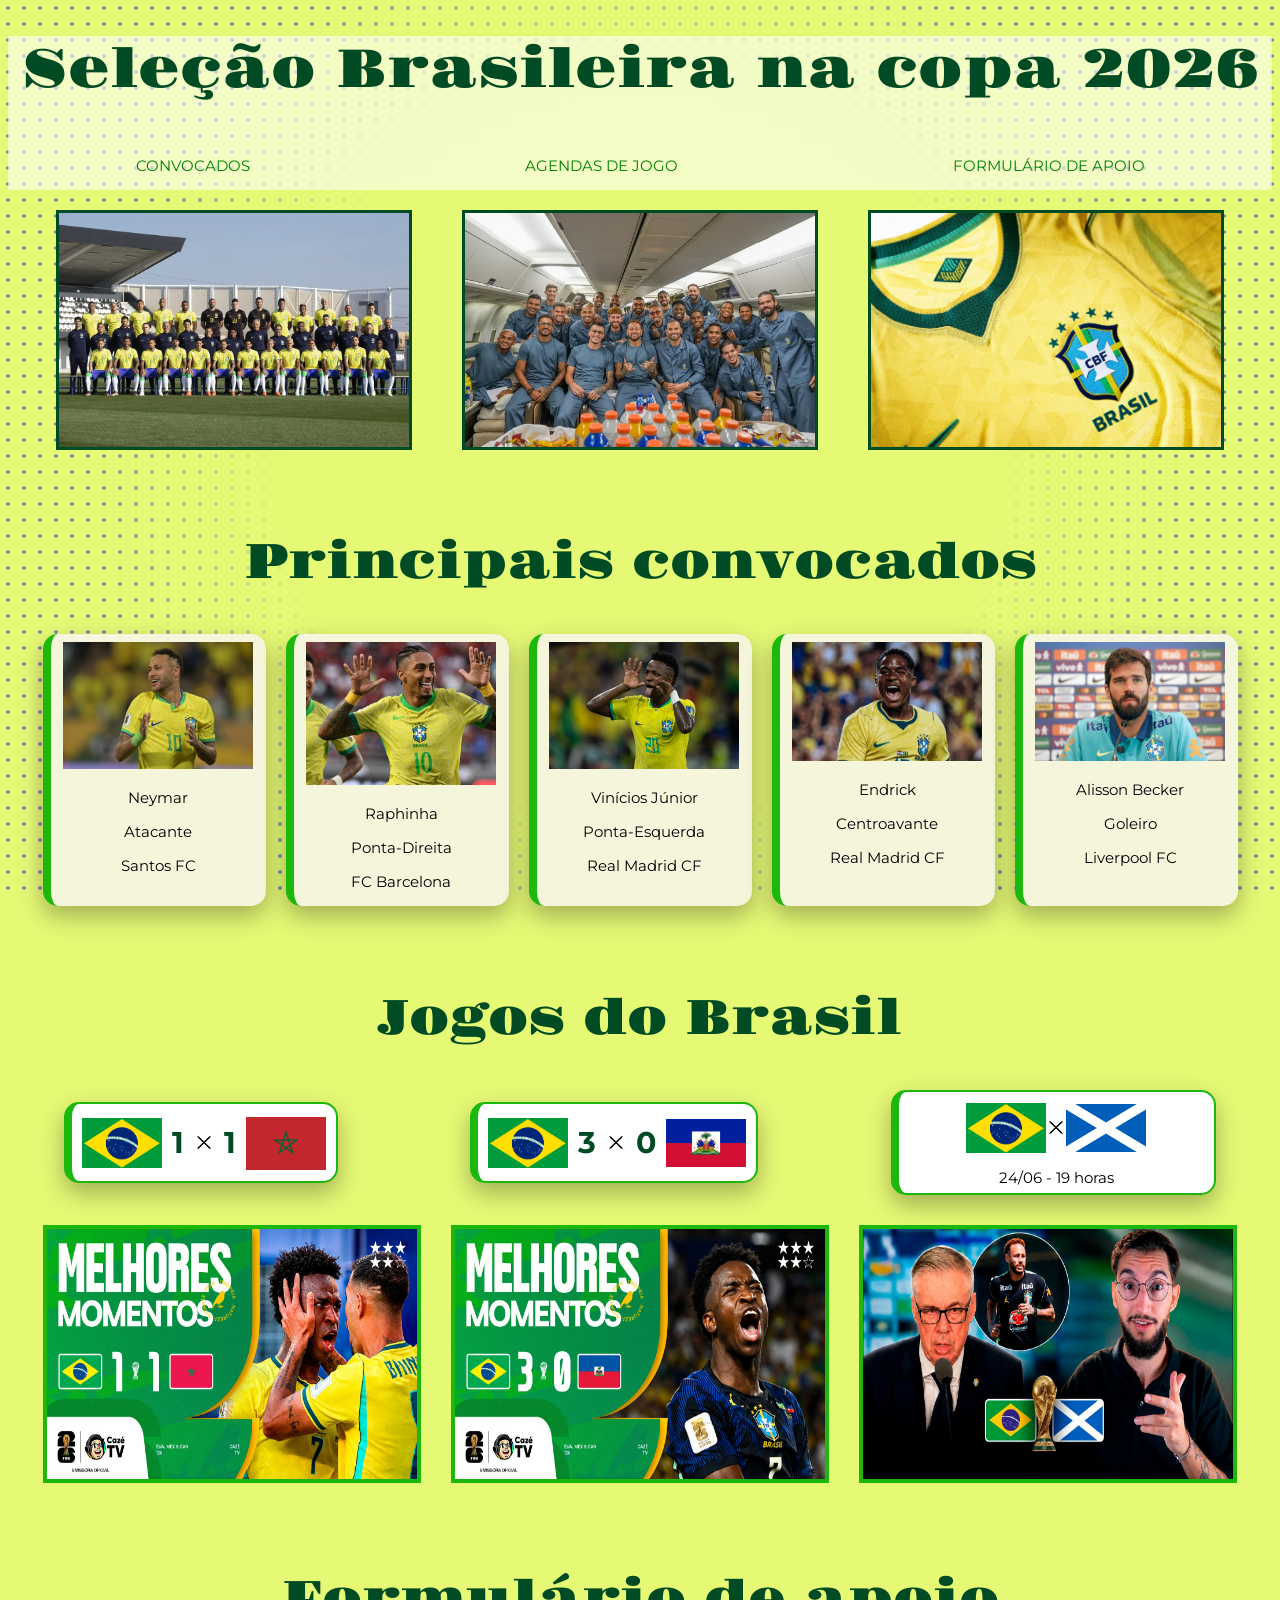
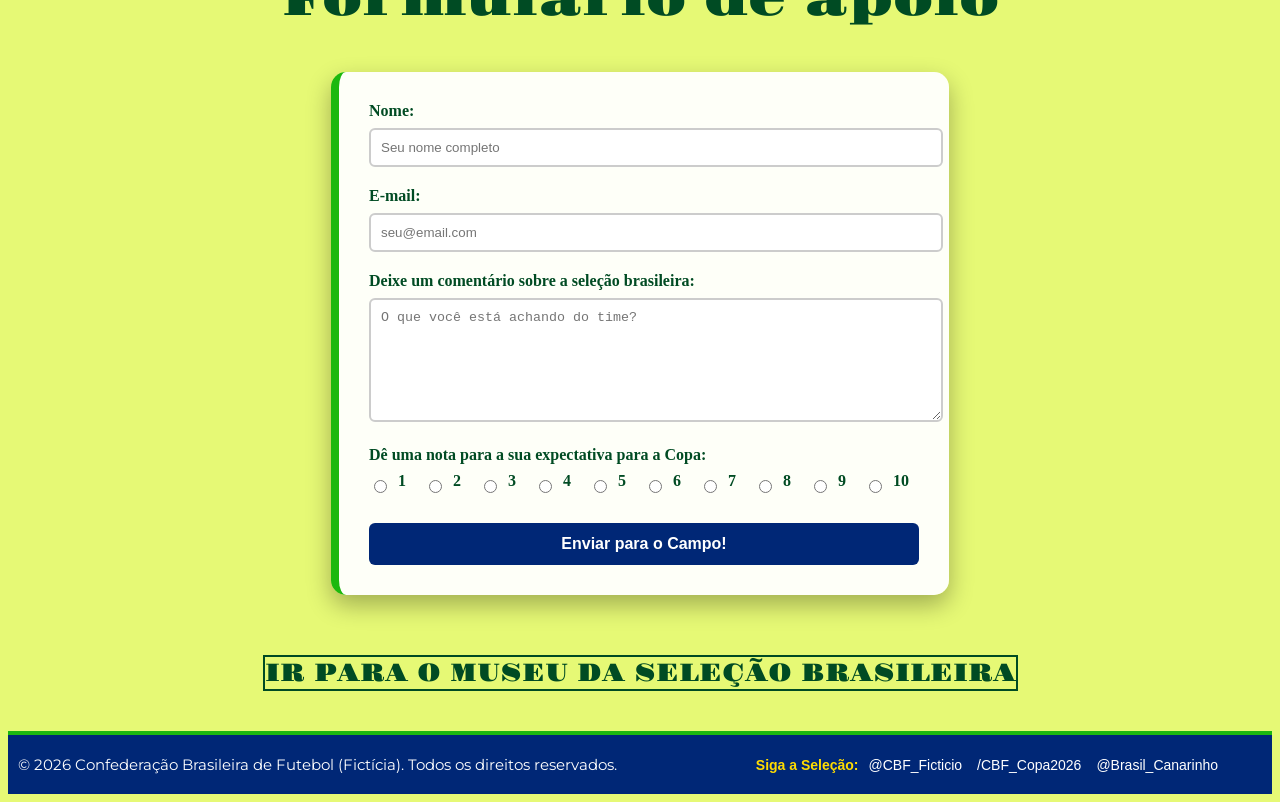
<file: index.html>
<!DOCTYPE html>
<html lang="pt-br">
<head>
    <meta charset="UTF-8">
    <meta name="viewport" content="width=device-width, initial-scale=1.0">
    <title>CBF</title>

    <link rel="shortcut icon" href="imagens/brasao.selecao.brasileira.png" type="image/x-icon">
    <link rel="stylesheet" href="selecao.css">
</head>
<body>

<header>
   
        <h1>Seleção Brasileira na copa 2026</h1>

        <nav>
        <p><a href="#convocados">CONVOCADOS</a></p>
        <p><a href="#jogossection">AGENDAS DE JOGO</a></p>
        <p><a href="#formularioapoio">FORMULÁRIO DE APOIO</a></p>
        </nav>

</header>
<div id="foto_convocados">
          <img class="fotoconvocados" src="imagens/foto.de.todos.convocados.webp" alt="Foto de todos os convocados juntos">
          <img class="fotoconvocados" src="imagens/foto.no.avião.webp" alt="Foto de todos os convocados juntos no avião">
          <img class="fotoconvocados" src="imagens/camisa.selecao.avif" alt="Camisa da Seleção">
</div>



<main>

    <h2 id="convocados">Principais convocados</h2>

<section id="convocadossection">
    <div class="card">
        <img class="fotojogador" src="5.convocados/neymar.webp" alt="Neymar">
            <p>Neymar</p>
            <p>Atacante</p>
            <p>Santos FC</p>
   
    </div>

    <div class="card">
        <img class="fotojogador" src="5.convocados/raphinha.webp" alt="Raphinha">
        <p>Raphinha</p>
        <p>Ponta-Direita</p>
        <p>FC Barcelona</p>
    </div>

    <div class="card">
        <img class="fotojogador" src="5.convocados/vini.jr.jpg" alt="Vini Jr">
        <p>Vinícios Júnior</p>
        <p>Ponta-Esquerda</p>
        <p>Real Madrid CF</p>
    </div>

    <div class="card">
        <img class="fotojogador" src="5.convocados/endrick.webp" alt="Endrick">
        <p>Endrick</p>
        <p>Centroavante</p>
        <p>Real Madrid CF</p>
    </div>

    <div class="card">
        <img class="fotojogador" src="5.convocados/alisson.webp" alt="Alisson">
        <p>Alisson Becker</p>
        <p>Goleiro</p>
        <p>Liverpool FC</p>
    </div>


    </section>

            
            <h2 id="jogossection">Jogos do Brasil</h2>
    <section id="agendasection">

            <div id="coluna-jogos">
                <div class="jogos">
                    <img class="imagem-jogos" src="imagens.jogos/brasil.png" alt="Brasil">
                    <p class="placar">1</p>
                    <img class="x" src="imagens.jogos/x.png" alt="X">
                    <p class="placar">1</p>
                    <img class="imagem-jogos"  src="imagens.jogos/marrocos.svg" alt="Marrocos">
                </div>
                <div class="jogos">
                    <img class="imagem-jogos" src="imagens.jogos/brasil.png" alt="Brasil">
                    <p class="placar">3</p>
                    <img class="x" src="imagens.jogos/x.png" alt="X">
                    <p class="placar">0</p>
                    <img class="imagem-jogos" src="imagens.jogos/haiti.webp" alt="Haiti">
                </div>

            <div class="jogos">
                <img class="imagem-jogos" src="imagens.jogos/brasil.png" alt="Brasil">
                <img class="x" src="imagens.jogos/x.png" alt="x">
                <img class="imagem-jogos" src="imagens.jogos/escocia.svg" alt="Escócia">
                <p class="data">24/06 - 19 horas</p></p>
            </div>
            </div>

            <div id="melhores-momentos">
                <a target="_blank" href="https://www.youtube.com/watch?v=t39QZJ0SmKg"><img class="videojogos" src="melhores.momentos.fotos/brxmarrocos.jpg" alt=""></a>

                <a target="_blank" href="https://www.youtube.com/watch?v=klEtq83CchQ&t"><img class="videojogos" src="melhores.momentos.fotos/brxhaiti.jpg" alt=""></a>

                <img class="videojogos" src="melhores.momentos.fotos/brxescocia.jpg" alt=""></a>
            </div>

        
    </section>

    <h2 id="formularioapoio">Formulário de apoio</h2>
    
    <section id="formulariosection">
    <form id="formulario">
        
        <label for="nome">Nome:</label>
        <input type="text" id="nome" placeholder="Seu nome completo">
        
        <label for="email">E-mail:</label>
        <input type="email" id="email" placeholder="seu@email.com">
        
        <label for="comentario">Deixe um comentário sobre a seleção brasileira:</label>
        <textarea id="comentario" placeholder="O que você está achando do time?"></textarea>
        
        <div class="bloco-notas">
            <label class="titulo-notas">Dê uma nota para a sua expectativa para a Copa:</label>
            <div class="radios">
                <input type="radio" name="nota" id="n1"> <label for="n1">1</label>
                <input type="radio" name="nota" id="n2"> <label for="n2">2</label>
                <input type="radio" name="nota" id="n3"> <label for="n3">3</label>
                <input type="radio" name="nota" id="n4"> <label for="n4">4</label>
                <input type="radio" name="nota" id="n5"> <label for="n5">5</label>
                <input type="radio" name="nota" id="n6"> <label for="n6">6</label>
                <input type="radio" name="nota" id="n7"> <label for="n7">7</label>
                <input type="radio" name="nota" id="n8"> <label for="n8">8</label>
                <input type="radio" name="nota" id="n9"> <label for="n9">9</label>
                <input type="radio" name="nota" id="n10"> <label for="n10">10</label>
            </div>
        </div>
        
        <button type="submit">Enviar para o Campo!</button>
    </form>
</section>

</main>

<div id="museu">

    <a href="hexa.html">
        <h3>IR PARA O MUSEU DA SELEÇÃO BRASILEIRA</h3>
    </a>

</div>

<footer id="rodape-cbf">
    <div class="conteudo-rodape">
        <p id="direitos">&copy; 2026 Confederação Brasileira de Futebol (Fictícia). Todos os direitos reservados.</p>
        
        <div class="redes-sociais">
            <span>Siga a Seleção:</span>
            <ul>
                <li><a href="#">@CBF_Ficticio</a></li>
                <li><a href="#">/CBF_Copa2026</a></li>
                <li><a href="#">@Brasil_Canarinho</a></li>
            </ul>
        </div>
    </div>
</footer>

   
</body>
</html>
</file>
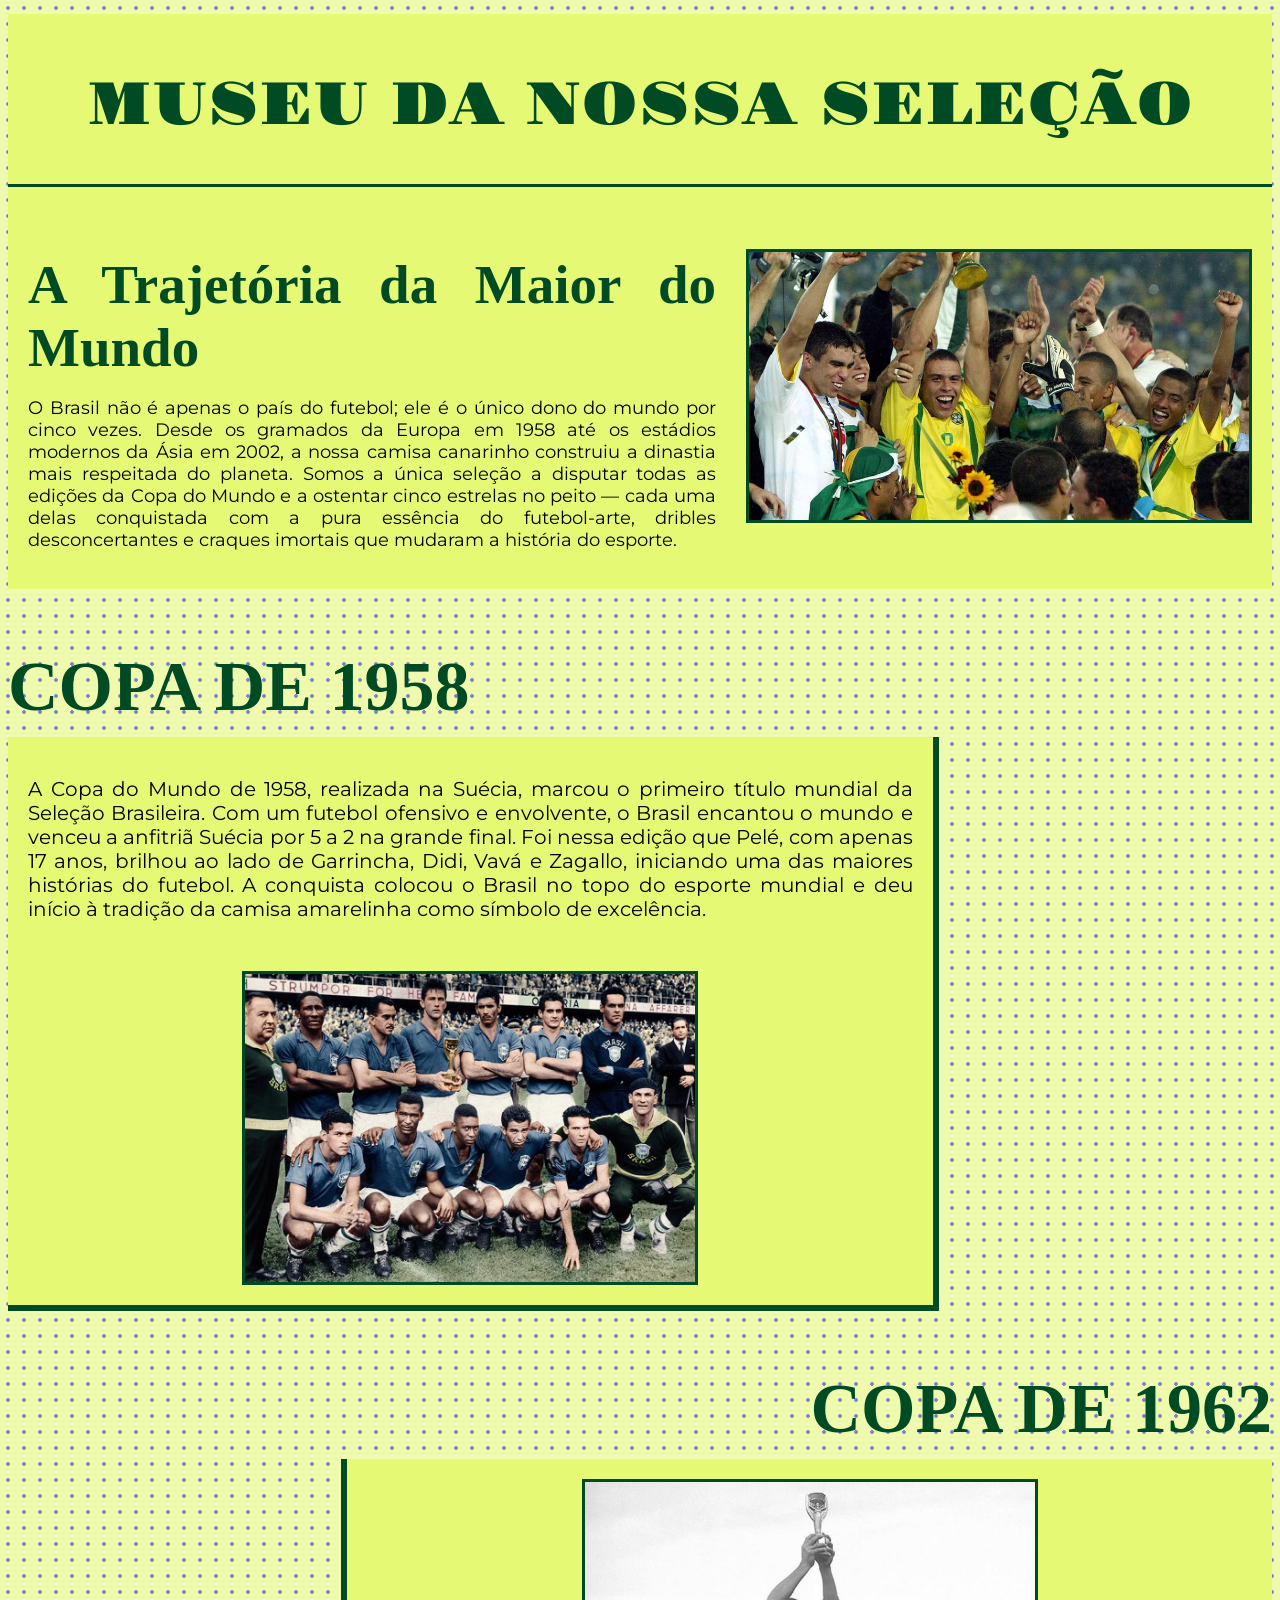
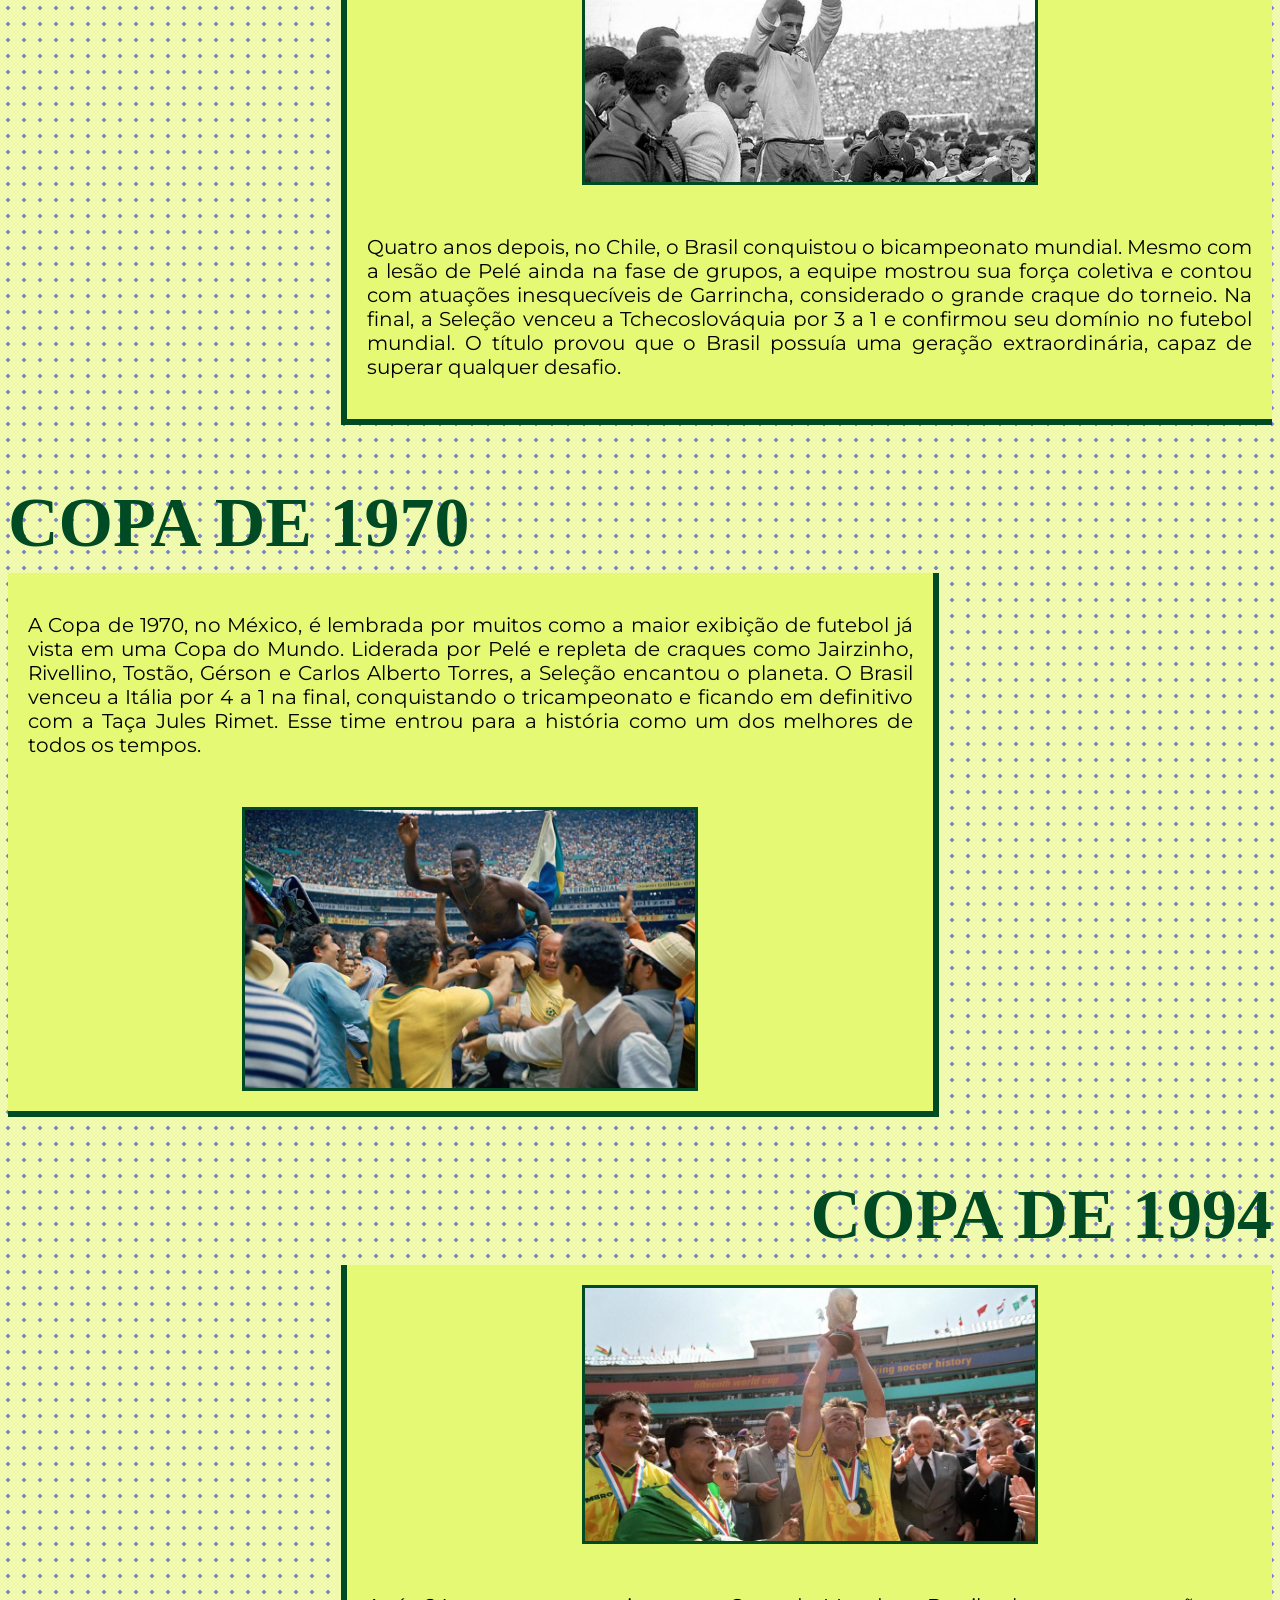
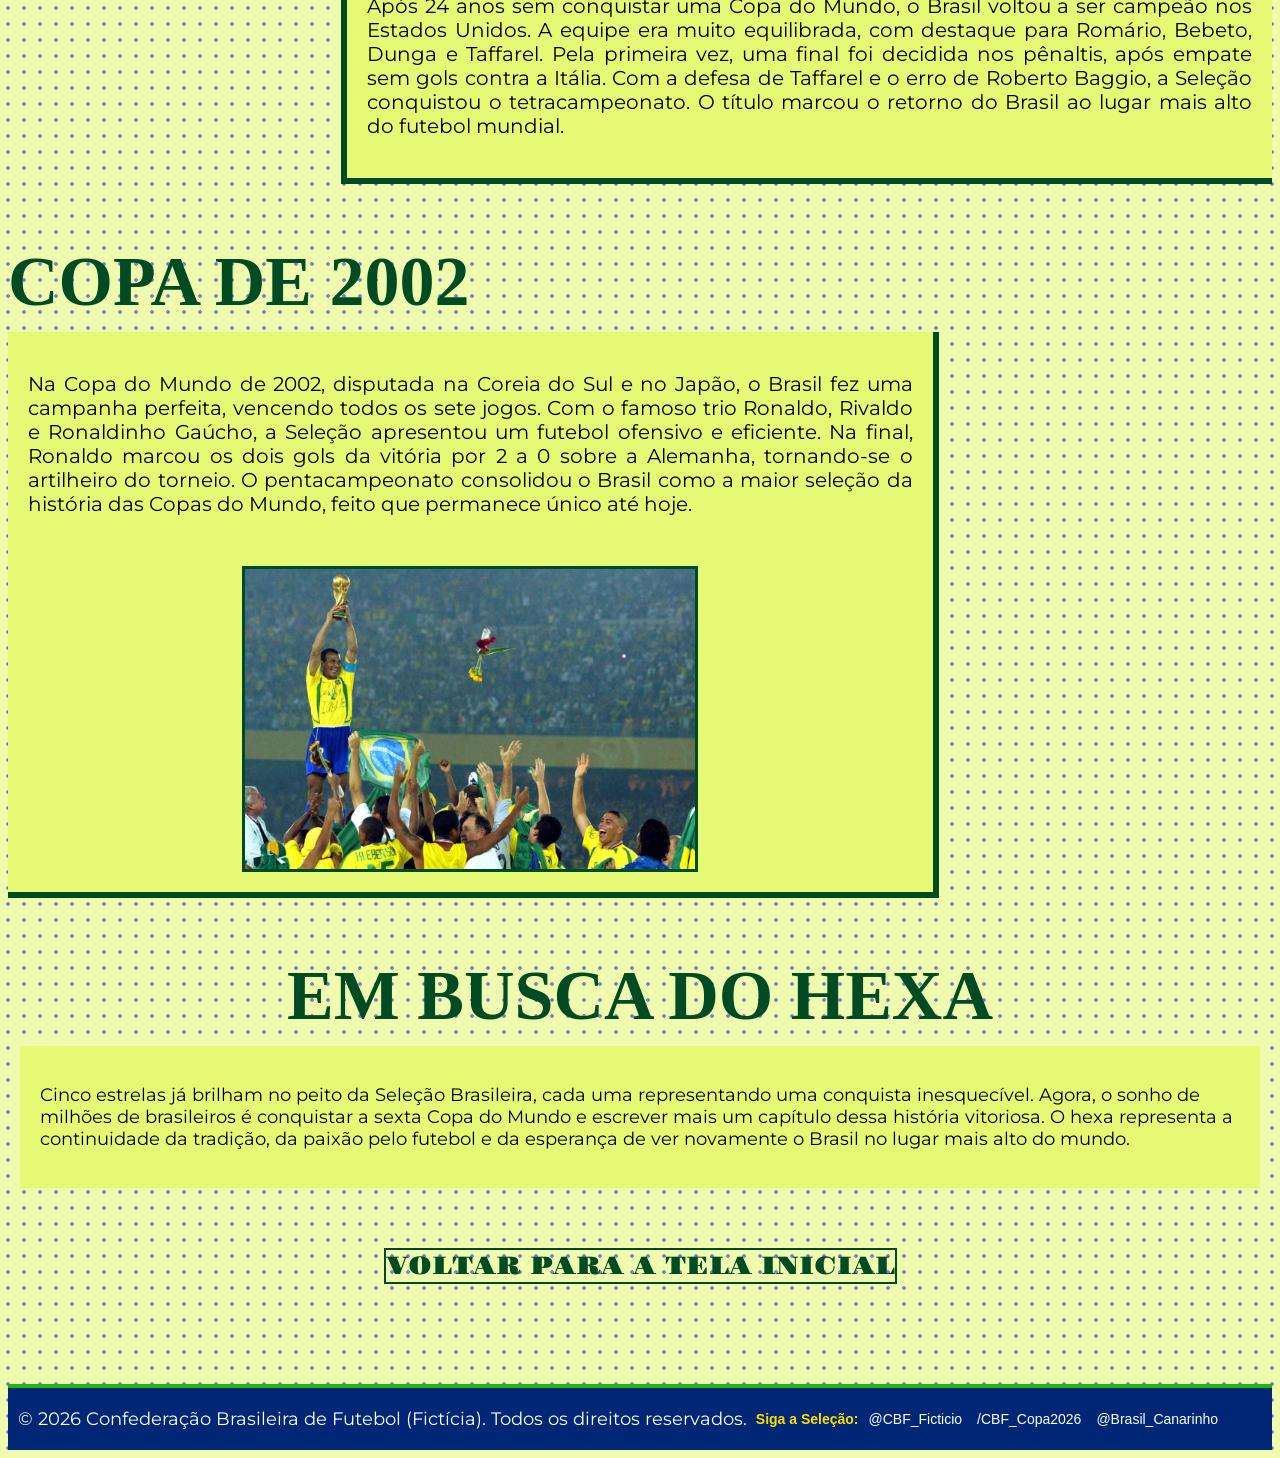
<file: hexa.html>
<!DOCTYPE html>
<html lang="pt-br">
<head>
    <meta charset="UTF-8">
    <meta name="viewport" content="width=device-width, initial-scale=1.0">
    <title>Maior campeão</title>
    <link rel="stylesheet" href="hexa.css">
    <link rel="shortcut icon" href="imagens/taca.copa.do.mundo.webp" type="image/x-icon">
</head>
<body>


<header>    
    <h1>MUSEU DA NOSSA SELEÇÃO</h1>


    <div id="resumo-museu">
        
        <div id="texto-resumo">
        
            <h2>A Trajetória da Maior do Mundo</h2>
            <p>O Brasil não é apenas o país do futebol; ele é o único dono do mundo por cinco vezes. Desde os gramados da Europa em 1958 até os estádios modernos da Ásia em 2002, a nossa camisa canarinho construiu a dinastia mais respeitada do planeta. Somos a única seleção a disputar todas as edições da Copa do Mundo e a ostentar cinco estrelas no peito — cada uma delas conquistada com a pura essência do futebol-arte, dribles desconcertantes e craques imortais que mudaram a história do esporte.</p>
        </div>
        
        <div id="imagem-resumo">
            <img src="museu.imagens/02.jpg" alt="2002">
        </div>
    </div>
</header>

<main>

    <section id="primeiracopa">
        <h2>COPA DE 1958</h2>

            <div class="esquerda">
                <p>A Copa do Mundo de 1958, realizada na Suécia, marcou o primeiro título mundial da Seleção Brasileira. Com um futebol ofensivo e envolvente, o Brasil encantou o mundo e venceu a anfitriã Suécia por 5 a 2 na grande final. Foi nessa edição que Pelé, com apenas 17 anos, brilhou ao lado de Garrincha, Didi, Vavá e Zagallo, iniciando uma das maiores histórias do futebol. A conquista colocou o Brasil no topo do esporte mundial e deu início à tradição da camisa amarelinha como símbolo de excelência.</p>
                <img src="museu.imagens/1958.webp" alt="">
            </div>

        
    </section>

    <section id="segundacopa">
        <h2>COPA DE 1962</h2>

        <div class="direita">
            <img src="museu.imagens/1962.jpg" alt="">
            <p>Quatro anos depois, no Chile, o Brasil conquistou o bicampeonato mundial. Mesmo com a lesão de Pelé ainda na fase de grupos, a equipe mostrou sua força coletiva e contou com atuações inesquecíveis de Garrincha, considerado o grande craque do torneio. Na final, a Seleção venceu a Tchecoslováquia por 3 a 1 e confirmou seu domínio no futebol mundial. O título provou que o Brasil possuía uma geração extraordinária, capaz de superar qualquer desafio.</p>
        </div>
        
    </section>

    <section id="1970">
        <h2>COPA DE 1970</h2>
        <div class="esquerda">
            <p>A Copa de 1970, no México, é lembrada por muitos como a maior exibição de futebol já vista em uma Copa do Mundo. Liderada por Pelé e repleta de craques como Jairzinho, Rivellino, Tostão, Gérson e Carlos Alberto Torres, a Seleção encantou o planeta. O Brasil venceu a Itália por 4 a 1 na final, conquistando o tricampeonato e ficando em definitivo com a Taça Jules Rimet. Esse time entrou para a história como um dos melhores de todos os tempos.</p>
            <img src="museu.imagens/1970.jpeg" alt="">
        </div>
    </section>

    <section id="quartacopa">
        <h2>COPA DE 1994</h2>

        <div class="direita">
            <img src="museu.imagens/1994.webp" alt="">
            <p>Após 24 anos sem conquistar uma Copa do Mundo, o Brasil voltou a ser campeão nos Estados Unidos. A equipe era muito equilibrada, com destaque para Romário, Bebeto, Dunga e Taffarel. Pela primeira vez, uma final foi decidida nos pênaltis, após empate sem gols contra a Itália. Com a defesa de Taffarel e o erro de Roberto Baggio, a Seleção conquistou o tetracampeonato. O título marcou o retorno do Brasil ao lugar mais alto do futebol mundial.</p>
        </div>
    </section>

    <section id="quintacopa">
        <h2>COPA DE 2002</h2>

        <div class="esquerda">
            <p>Na Copa do Mundo de 2002, disputada na Coreia do Sul e no Japão, o Brasil fez uma campanha perfeita, vencendo todos os sete jogos. Com o famoso trio Ronaldo, Rivaldo e Ronaldinho Gaúcho, a Seleção apresentou um futebol ofensivo e eficiente. Na final, Ronaldo marcou os dois gols da vitória por 2 a 0 sobre a Alemanha, tornando-se o artilheiro do torneio. O pentacampeonato consolidou o Brasil como a maior seleção da história das Copas do Mundo, feito que permanece único até hoje.</p>
            <img src="museu.imagens/2002.jpg" alt="">
        </div>
    </section>
    
    <section id="sonhohexa">
        <h2>EM BUSCA DO HEXA</h2>
        <div>
            <p>Cinco estrelas já brilham no peito da Seleção Brasileira, cada uma representando uma conquista inesquecível. Agora, o sonho de milhões de brasileiros é conquistar a sexta Copa do Mundo e escrever mais um capítulo dessa história vitoriosa. O hexa representa a continuidade da tradição, da paixão pelo futebol e da esperança de ver novamente o Brasil no lugar mais alto do mundo.</p>
        </div>
    </section>

</main>

<div id="museu">

    <a href="index.html">
        <h3>VOLTAR PARA A TELA INICIAL</h3>
    </a>

</div>

<footer id="rodape-cbf">
    <div class="conteudo-rodape">
        <p id="direitos">&copy; 2026 Confederação Brasileira de Futebol (Fictícia). Todos os direitos reservados.</p>
        
        <div class="redes-sociais">
            <span>Siga a Seleção:</span>
            <ul>
                <li><a href="#">@CBF_Ficticio</a></li>
                <li><a href="#">/CBF_Copa2026</a></li>
                <li><a href="#">@Brasil_Canarinho</a></li>
            </ul>
        </div>
    </div>
</footer>

</body>
</html>
</file>
<file: selecao.css>
@charset "UTF-8";

@import url('https://fonts.googleapis.com/css2?family=Gravitas+One&display=swap');
@import url('https://fonts.googleapis.com/css2?family=Montserrat:ital,wght@0,100..900;1,100..900&display=swap');


body{
background-color: #e6f975; 


    background-image: 
 
        radial-gradient(circle, #e6f975 45%, transparent 70%),
        radial-gradient(#3842d191 15%, transparent 16%);
  
    background-size: 
        100% 100%,
        16px 16px; 


    background-repeat: no-repeat, repeat;
    background-attachment: fixed; 
}

header{
    background-color: rgba(255, 255, 255, 0.582);

}

nav{
    display: flex;
    gap: 20px;
    justify-content: space-around;
}

h1{
font-family: "Gravitas One", serif;
font-weight: 400;
Font-style: normal;

font-size: 54px;
text-align: center;
color: #004b23;
}
h2{
font-family: "Gravitas One", serif;
font-weight: 400;
Font-style: normal;

font-size: 49px;
text-align: center;

margin-top: 82px;
color: #004b23;
}
h3{
font-family: "Gravitas One", serif;
font-weight: 400;
Font-style: normal;
font-size: 25px;
margin-top: 60px;
color: #004b23;
border: solid #004b23 2px;

}
#museu{
width: fit-content;
margin: auto;
}

p{
font-family: "Montserrat", sans-serif;
font-optical-sizing: auto;
font-weight: weight;
font-style: normal;

font-size: 15px;
}

a{
color: green;
transition: 0.5s;
text-decoration: none;
}
header a:hover{
color: rgb(211, 226, 1);
}
header a:active{
color: rgb(11, 206, 11);
}

.fotoconvocados{
    width: 350px;
    border: solid #004b23;
}

#foto_convocados{
    display: flex;
    justify-content: center;
    gap: 50px;
    margin-top: 20px;
    margin-bottom: 20px;
    flex-wrap: wrap;
}

.fotojogador{
    width: 190px;
}

.card{
    background-color: beige;
   
    text-align: center;
    display: inline-block;
    width: 215px;
    padding-top: 8px;

    border-left:solid #1cb80e 8px ;
    border-radius: 15px;
    box-shadow: 0px 10px 25px rgba(0, 0, 0, 0.3);

}
#convocadossection{
    display: flex;
    justify-content: center;
    gap: 20px;
    flex-wrap: wrap;
}
#agendasection{
    display: flex;
    flex-direction: column;
    gap: 30px;
}
.videojogos{
    width: 370px;
    height: 250px;
    border: 4px solid #1cb80e;
}
#melhores-momentos{
    display: flex;
    flex-direction: column;
    margin: auto;
    gap: 30px;
    justify-content: center;
}

#coluna-jogos{
    display: flex;
    flex-direction: column;


    gap: 20px;
    justify-content: space-between;
}

#agendasection .placar{
    font-weight: bold;
    color: #004b23;
    font-size: 30px;
    margin: 10px;
}

.imagem-jogos{
    width: 80px;
    margin-top: 1px;
}
.x{
    width: 20px;
    height: 15px;
    
}
.jogos{
    width: fit-content;
    margin: auto;

    display: flex;
    justify-content: center;
    align-items: center;
    flex-wrap: wrap;
    background-color: white;
    padding: 10px 10px 10px 10px;
    border: 2px #1cb80e solid;
    border-left:solid #1cb80e 8px ;
    border-radius: 15px;
    box-shadow: 0px 10px 25px rgba(0, 0, 0, 0.3);
}

.horario{
    width: 100%;
    text-align: center;
}
.data{
    width: 100%;
    text-align: center;
    margin-bottom: -8px;
    margin-top: 10px;
}



#formulariosection {
    display: flex;
    justify-content: center;
}


#formulario {
    background-color: rgba(255, 255, 255, 0.95);
    padding: 30px;
    border-radius: 15px;
    border-left: 8px solid #1cb80e;
    box-shadow: 0px 10px 25px rgba(0, 0, 0, 0.3);
    
    max-width: 1000px;
}

#formulario label {
    display: flex;
    margin-bottom: 8px;
    font-weight: bold;
    color: #004b23;
}


#formulario input[type="text"],
#formulario input[type="email"],
#formulario textarea {
    width: 100%;
    padding: 10px;
    margin-bottom: 20px;
    border: 2px solid #ccc;
    border-radius: 6px;
}

#formulario input:focus, 
#formulario textarea:focus {
    border-color: #002776;
    outline: none;
}

#formulario textarea {
    height: 100px;
}

.bloco-notas {
    margin-bottom: 25px;
}

.radios {
    display: flex;
    flex-wrap: wrap;
    gap: 8px;
}

.radios label {
    margin-right: 10px;

}

#formulario button {
    width: 100%;
    background-color: #002776;
    color: white;
    font-size: 16px;
    font-weight: bold;
    padding: 12px;
    border: none;
    border-radius: 6px;
    cursor: pointer;
    transition: 0.3s;
}


#formulario button:hover {
    background-color: #FFDC00;
    color: #002776;
}


#rodape-cbf {
    background-color: #002776;
    color: #ffffff;
    padding: 20px 10px;
    font-family: Arial, sans-serif;
    font-size: 14px;
    border-top: 4px solid #1cb80e;
    margin-top: 40px;
    
}

.conteudo-rodape {
    max-width: 1200px;
    display: flex;
    flex-direction: column;

}

#direitos {
    margin: 0;
}

.redes-sociais {
    display: flex;
    flex-direction: column;
    align-items: center;
    gap: 5px;
}

.redes-sociais span {
    font-weight: bold;
    color: #FFDC00;
}


.redes-sociais ul {
    list-style: none;
    padding: 0;
    margin: 0;
    display: flex;
    gap: 15px;
}

.redes-sociais a {
    color: #ffffff;
    text-decoration: none;
    transition: 0.3s;
}

.redes-sociais a:hover {
    color: #FFDC00;
    text-decoration: none;
}

@media (min-width: 768px) {
    .conteudo-rodape {
        flex-direction: row;
        justify-content: space-between;
    }
    
    .redes-sociais {
        flex-direction: row;
        gap: 10px;
    }
}

@media (min-width: 1000px){
    #coluna-jogos{
    flex-direction: row;
}
    #melhores-momentos{
        display: flex;
        flex-direction: row;
    }
}
</file>
<file: hexa.css>
@charset "UTF-8";

@import url('https://fonts.googleapis.com/css2?family=Gravitas+One&display=swap');
@import url('https://fonts.googleapis.com/css2?family=Montserrat:ital,wght@0,100..900;1,100..900&display=swap');


body{
    background-color: #effaaf;

    background-image:
    radial-gradient(#313cd898 15%, transparent 16%);
    background-size:
    16px 16px;
    background-repeat:repeat;
}

header{
    background-color: #e6f975;
}

#resumo-museu{
    border-top: solid #004b23;
    display: flex;
    flex-direction: column;
    align-items: center;
    gap: 30px;

    max-width: 1600px;

    margin: auto;
    padding: 20px;

}
#texto-resumo{
    text-align: justify;
}

#texto-resumo h2{
    font-size: 55px;
}

#imagem-resumo img{
    width: 500px;
    height: auto;
}


h1{
    font-family: "Gravitas One", serif;
    font-weight: 400;
    Font-style: normal;
    text-align: center;
    
    font-size: 60px;
   
    color: #004b23;
    padding-top: 53px;
    margin-top: 14px;
}
h2{
font-size: 70px;

color: #004b23 ;
margin-bottom: 10px;
}
h3{
font-family: "Gravitas One", serif;
font-weight: 400;
Font-style: normal;
font-size: 25px;
margin-top: 60px;
color: #004b23;
border: solid #004b23 2px;

}
#museu{
width: fit-content;
margin: auto;
}
a{
text-decoration: none;
}


p{
font-family: "Montserrat", sans-serif;
font-optical-sizing: auto;
font-weight: weight;
font-style: normal;

font-size: 18px;
}
#primeiracopa{ text-align: left;}
#segundacopa{text-align: right;}
#terceiracopa{text-align: left;}
#quartacopa{text-align: right;}
#quintacopa{text-align: left;}

.esquerda{
    background-color: #e6f975;
    border-right: 6px solid #004b23;
    border-bottom: 6px solid #004b23;

    display: flex;
    flex-direction: column;
    gap: 30px;
    align-items: center;

    width: 70%; 
    max-width: 1500px;

    margin-right: auto;
    padding: 20px;
    text-align: justify;
}

.direita{
    background-color: #e6f975;
    border-left: 6px solid #004b23;
    border-bottom: 6px solid #004b23;

    align-items: center;
    display: flex;
    flex-direction: column;
    gap: 30px;

    width: 70%; 
    max-width: 1500px;

    margin-left: auto;
    padding: 20px;
    text-align: justify;
}
.esquerda p, .direita p{
    font-size: 20px;
}
.esquerda img, .direita img {
    width: 450px;
    height: auto;
}

#sonhohexa div{
    background-color: #e6f975;
    margin: auto;

    max-width: 1200px;

    padding: 20px;
}
#sonhohexa h2{
    text-align: center;
}
#sonhohexa div{
    margin-bottom: 40px;
}

img{
    border: 3px solid #004b23;
}

@media (min-width: 925px ){
    #resumo-museu{
        display: flex;
        flex-direction: row;
    }
}
@media (min-width:1350px ){
    .direita, .esquerda{
        display: flex;
        flex-direction: row;
    }
}

#rodape-cbf {
    background-color: #002776;
    color: #ffffff;
    padding: 20px 10px;
    font-family: Arial, sans-serif;
    font-size: 14px;
    border-top: 4px solid #1cb80e;
    margin-top: 100px;
    
}

.conteudo-rodape {
    max-width: 1200px;
    display: flex;
    flex-direction: column;

}

#direitos {
    margin: 0;
}

.redes-sociais {
    display: flex;
    flex-direction: column;
    align-items: center;
    gap: 5px;
}

.redes-sociais span {
    font-weight: bold;
    color: #FFDC00;
}


.redes-sociais ul {
    list-style: none;
    padding: 0;
    margin: 0;
    display: flex;
    gap: 15px;
}

.redes-sociais a {
    color: #ffffff;
    text-decoration: none;
    transition: 0.3s;
}

.redes-sociais a:hover {
    color: #FFDC00;
    text-decoration: none;
}

@media (min-width: 768px) {
    .conteudo-rodape {
        flex-direction: row;
        justify-content: space-between;
    }
    
    .redes-sociais {
        flex-direction: row;
        gap: 10px;
    }
}
</file>
